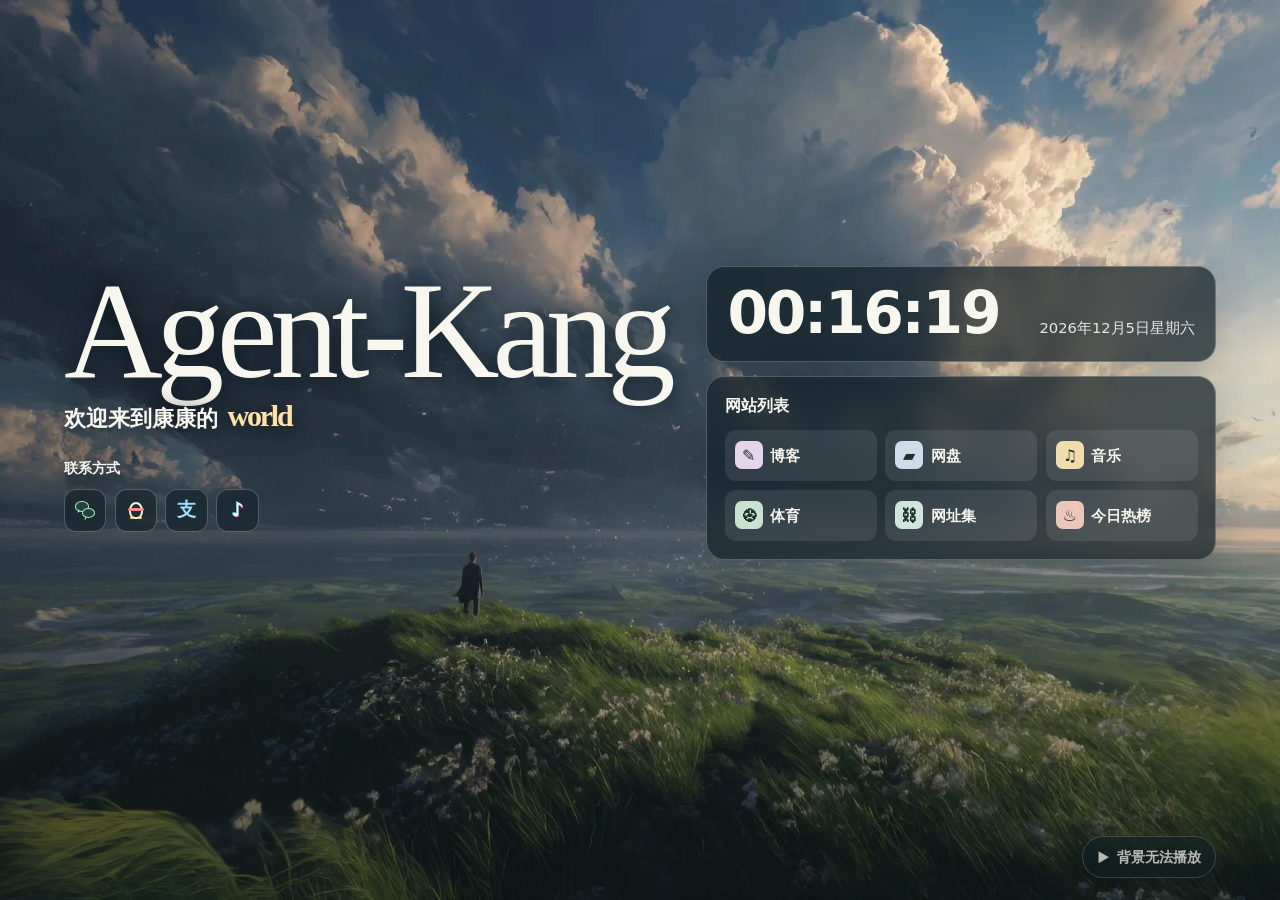
<file: index.html>
<!doctype html>
<html lang="zh-CN">
<head>
  <meta charset="utf-8">
  <meta name="viewport" content="width=device-width, initial-scale=1">
  <meta name="theme-color" content="#17242d">
  <title>Agent-Kang · 个人主页</title>
  <link rel="stylesheet" href="styles.css">
  <script src="wallpaper.js" defer></script>
  <script src="homepage.js" defer></script>
</head>
<body class="hub">
  <video id="wallpaper" class="wallpaper" poster="background-poster.webp" data-video-src="background.mp4" muted loop playsinline preload="none" aria-hidden="true"></video>
  <div class="wallpaper-shade" aria-hidden="true"></div>
  <a class="skip-link" href="#main">跳到正文</a>

  <main id="main" class="shell home">
    <section class="intro" aria-labelledby="intro-title">
      <h1 id="intro-title" class="signature">Agent-Kang</h1>
      <p class="intro-lead">欢迎来到康康的<span class="world">world</span></p>
      <section class="contact" aria-labelledby="contact-title">
        <h2 id="contact-title">联系方式</h2>
        <div class="contact-buttons">
          <button class="social wechat" type="button" data-contact="wechat" aria-label="微信" title="微信"><span class="chat-icon" aria-hidden="true"><i></i><i></i></span></button>
          <button class="social qq" type="button" data-contact="qq" aria-label="QQ" title="QQ"><span class="penguin-icon" aria-hidden="true"><i></i></span></button>
          <button class="social alipay" type="button" data-contact="alipay" aria-label="支付宝" title="支付宝"><span aria-hidden="true">支</span></button>
          <button class="social douyin" type="button" data-contact="douyin" aria-label="抖音" title="抖音"><span aria-hidden="true">♪</span></button>
        </div>
      </section>
    </section>

    <div class="dashboard">
      <div class="glass clock">
        <time class="clock-time" id="clock-time"></time>
        <time class="clock-date" id="clock-date"></time>
      </div>

      <nav class="glass projects" aria-labelledby="sites-title">
        <h2 id="sites-title">网站列表</h2>
        <div class="project-grid">
          <a class="project" href="blog.html"><span class="project-icon icon-blog" aria-hidden="true">✎</span><span>博客</span></a>
          <a class="project" href="drive.html"><span class="project-icon icon-drive" aria-hidden="true">▰</span><span>网盘</span></a>
          <a class="project" href="music.html"><span class="project-icon icon-music" aria-hidden="true">♫</span><span>音乐</span></a>
          <a class="project" href="sports.html"><span class="project-icon icon-sports" aria-hidden="true">⚽︎</span><span>体育</span></a>
          <a class="project" href="links.html"><span class="project-icon icon-links" aria-hidden="true">⛓︎</span><span>网址集</span></a>
          <a class="project" href="trending.html"><span class="project-icon icon-trending" aria-hidden="true">♨︎</span><span>今日热榜</span></a>
        </div>
      </nav>
    </div>
  </main>

  <footer class="shell controls"><button class="pill playback" id="playback" type="button">
      <span class="playback-icon" aria-hidden="true"></span>
      <span id="playback-label">播放背景</span>
    </button></footer>

  <dialog class="detail" id="contact-dialog" aria-labelledby="contact-name">
    <form method="dialog"><button class="pill close-detail" type="submit" autofocus>关闭</button></form>
    <h2 id="contact-name"></h2>
    <p id="contact-value"></p>
  </dialog>
</body>
</html>
</file>
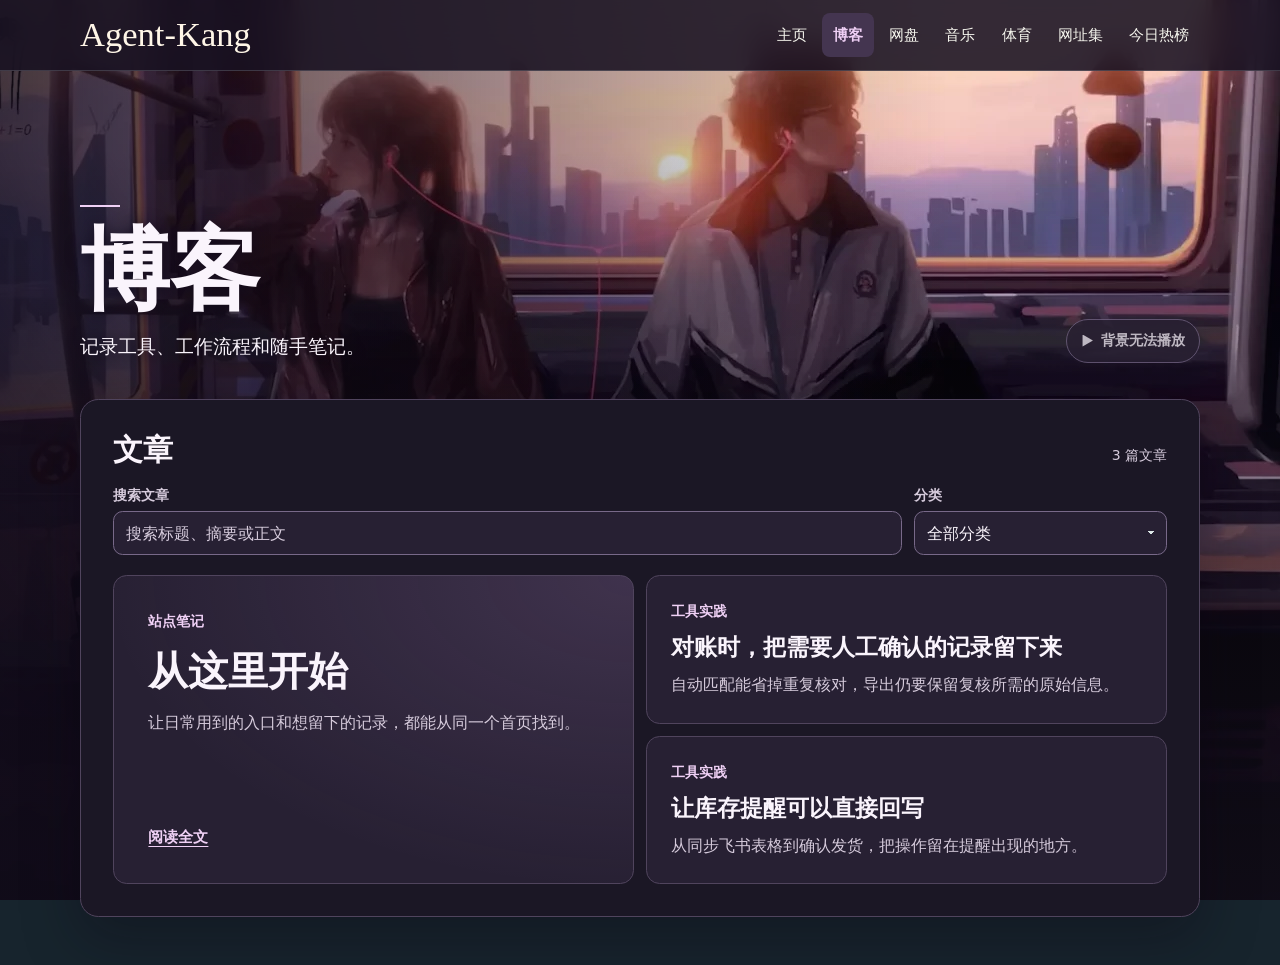
<file: blog.html>
<!doctype html>
<html lang="zh-CN">
<head>
  <meta charset="utf-8">
  <meta name="viewport" content="width=device-width, initial-scale=1">
  <meta name="theme-color" content="#191522">
  <meta name="description" content="Agent-Kang 的工作笔记，记录工具、工作流程和随手笔记。">
  <title>博客 · Agent-Kang</title>
  <link rel="stylesheet" href="styles.css">
  <link rel="stylesheet" href="sections.css">
  <link rel="stylesheet" href="blog.css">
  <script src="wallpaper.js" defer></script>
  <script src="sections.js" defer></script>
</head>
<body class="subpage page-blog" data-page="blog">
  <video id="wallpaper" class="wallpaper" poster="media/blog-poster.webp" data-video-src="media/blog.mp4" muted loop playsinline preload="none" aria-hidden="true"></video>
  <div class="wallpaper-shade" aria-hidden="true"></div>
  <a class="skip-link" href="#main">跳到正文</a>
  <header class="section-header">
    <div class="site-width section-nav">
      <a class="site-brand" href="index.html" aria-label="Agent-Kang 首页">Agent-Kang</a>
      <nav aria-label="网站列表">
        <a href="index.html">主页</a>
        <a href="blog.html" aria-current="page">博客</a>
        <a href="drive.html">网盘</a>
        <a href="music.html">音乐</a>
        <a href="sports.html">体育</a>
        <a href="links.html">网址集</a>
        <a href="trending.html">今日热榜</a>
      </nav>
    </div>
  </header>

  <main id="main" class="site-width blog-main">
    <header class="blog-hero">
      <div class="blog-hero-copy">
        <h1>博客</h1>
        <p>记录工具、工作流程和随手笔记。</p>
      </div>
      <button class="pill playback blog-playback" id="playback" type="button">
        <span class="playback-icon" aria-hidden="true"></span>
        <span id="playback-label">播放背景</span>
      </button>
    </header>

    <section class="blog-index" aria-labelledby="posts-title">
      <div class="blog-index-heading">
        <h2 id="posts-title" tabindex="-1">文章</h2>
        <p id="blog-count" class="blog-count" role="status"></p>
      </div>
      <div class="blog-toolbar" role="search" aria-label="搜索和筛选文章">
        <div class="blog-field">
          <label for="blog-search">搜索文章</label>
          <input id="blog-search" type="search" placeholder="搜索标题、摘要或正文" autocomplete="off">
        </div>
        <div class="blog-field">
          <label for="blog-filter">分类</label>
          <select id="blog-filter">
            <option value="">全部分类</option>
            <option>站点笔记</option>
            <option>工具实践</option>
          </select>
        </div>
      </div>
      <div id="blog-posts" class="blog-posts"></div>
      <div class="blog-empty" id="blog-empty" hidden>
        <p>没有找到符合条件的文章。</p>
        <button class="blog-secondary" id="blog-reset" type="button">清除筛选</button>
      </div>
    </section>
  </main>

  <dialog class="detail blog-reader" id="article-dialog" aria-labelledby="article-title">
    <form method="dialog"><button class="blog-secondary" type="submit">关闭文章</button></form>
    <p class="blog-category" id="article-category"></p>
    <h2 id="article-title" tabindex="-1"></h2>
    <div class="blog-article-copy" id="article-copy"></div>
  </dialog>
</body>
</html>
</file>
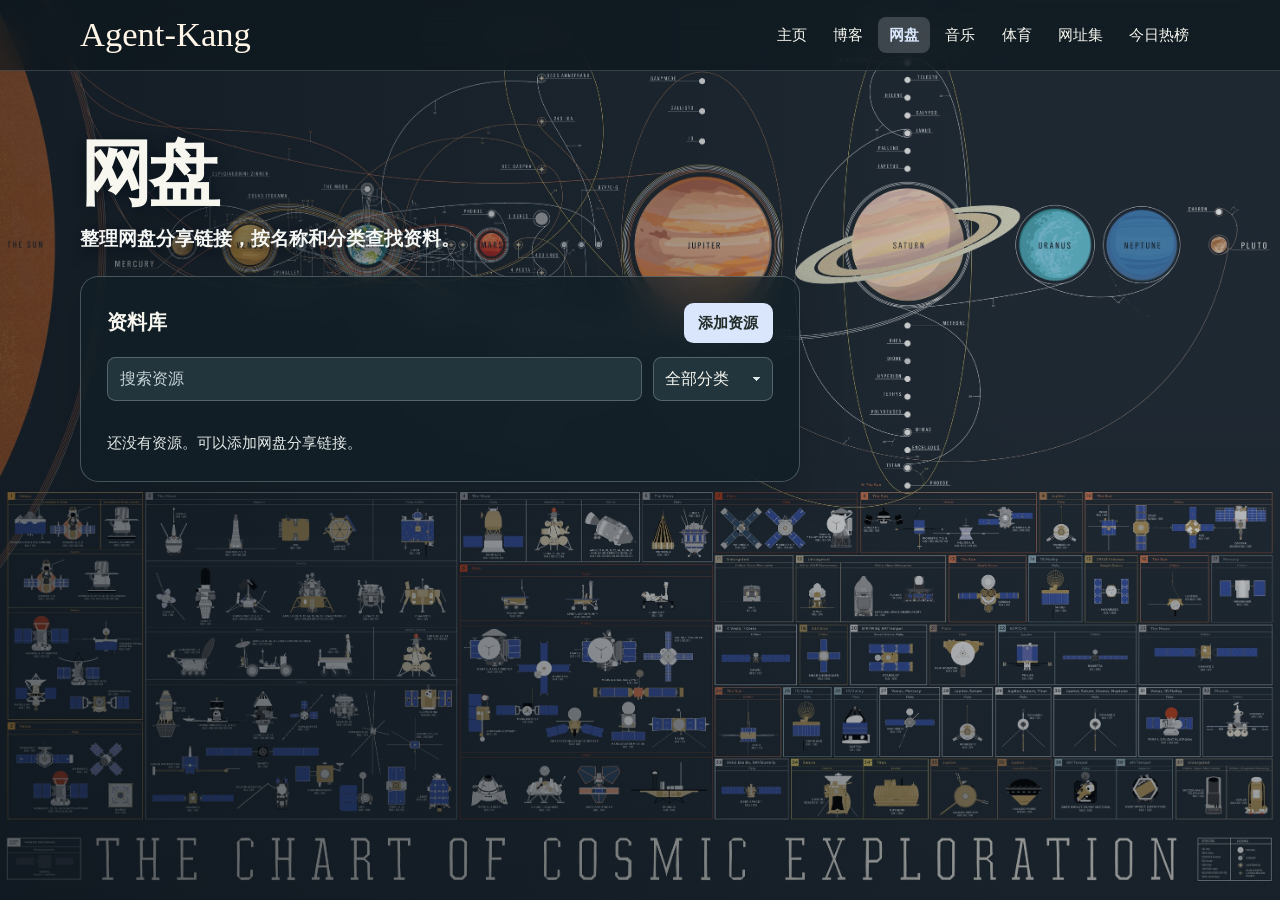
<file: drive.html>
<!doctype html>
<html lang="zh-CN">
<head>
  <meta charset="utf-8">
  <meta name="viewport" content="width=device-width, initial-scale=1">
  <meta name="theme-color" content="#17242d">
  <title>网盘 · Agent-Kang</title>
  <link rel="stylesheet" href="styles.css">
  <link rel="stylesheet" href="sections.css">
  <script src="wallpaper.js" defer></script>
  <script src="sections.js" defer></script>
</head>
<body class="subpage page-drive" data-page="drive">
  <img class="wallpaper" src="media/drive.jpg" alt="" fetchpriority="high">
  <div class="wallpaper-shade" aria-hidden="true"></div>
  <a class="skip-link" href="#main">跳到正文</a>
  <header class="section-header">
    <div class="site-width section-nav">
      <a class="site-brand" href="index.html" aria-label="Agent-Kang 首页">Agent-Kang</a>
      <nav aria-label="网站列表">
        <a href="index.html">主页</a>
        <a href="blog.html">博客</a>
        <a href="drive.html" aria-current="page">网盘</a>
        <a href="music.html">音乐</a>
        <a href="sports.html">体育</a>
        <a href="links.html">网址集</a>
        <a href="trending.html">今日热榜</a>
      </nav>
    </div>
  </header>

  <main id="main" class="site-width page-main">
    <header class="page-intro">
      <h1>网盘</h1>
      <p>整理网盘分享链接，按名称和分类查找资料。</p>
    </header>
    <div class="page-content">
      <section class="glass panel catalog-panel" aria-labelledby="drive-title" data-catalog="drive">
        <div class="panel-heading">
          <h2 id="drive-title">资料库</h2>
          <button type="button" class="action" id="drive-add">添加资源</button>
        </div>
        <div class="filters"><label class="visually-hidden" for="drive-search">搜索资源</label>
          <input id="drive-search" type="search" placeholder="搜索资源">
          <label class="visually-hidden" for="drive-filter">筛选分类</label>
          <select id="drive-filter"><option value="">全部分类</option><option>文档</option><option>影音</option><option>工具</option><option>其他</option></select></div>
        <div class="resource-list" id="drive-items" aria-live="polite"></div>
        <p class="helper" id="drive-status" role="status"></p>
      </section>
      <dialog class="detail editor" id="drive-form-dialog" aria-labelledby="drive-form-title">
        <form id="drive-form">
          <h2 id="drive-form-title">添加资源</h2>
          <label>名称<input name="title" type="text" required maxlength="80" autofocus></label>
          <label>网盘分享链接<input name="url" type="url" placeholder="https://" required maxlength="1000"></label>
          <label>分类<select name="category"><option>文档</option><option>影音</option><option>工具</option><option>其他</option></select></label>
          <p id="drive-form-error" class="helper" role="alert"></p>
          <div class="form-actions">
            <button class="pill" type="button" id="drive-cancel">取消</button>
            <button class="action" type="submit">保存资源</button>
          </div>
        </form>
      </dialog>
    </div>
  </main>

</body>
</html>
</file>
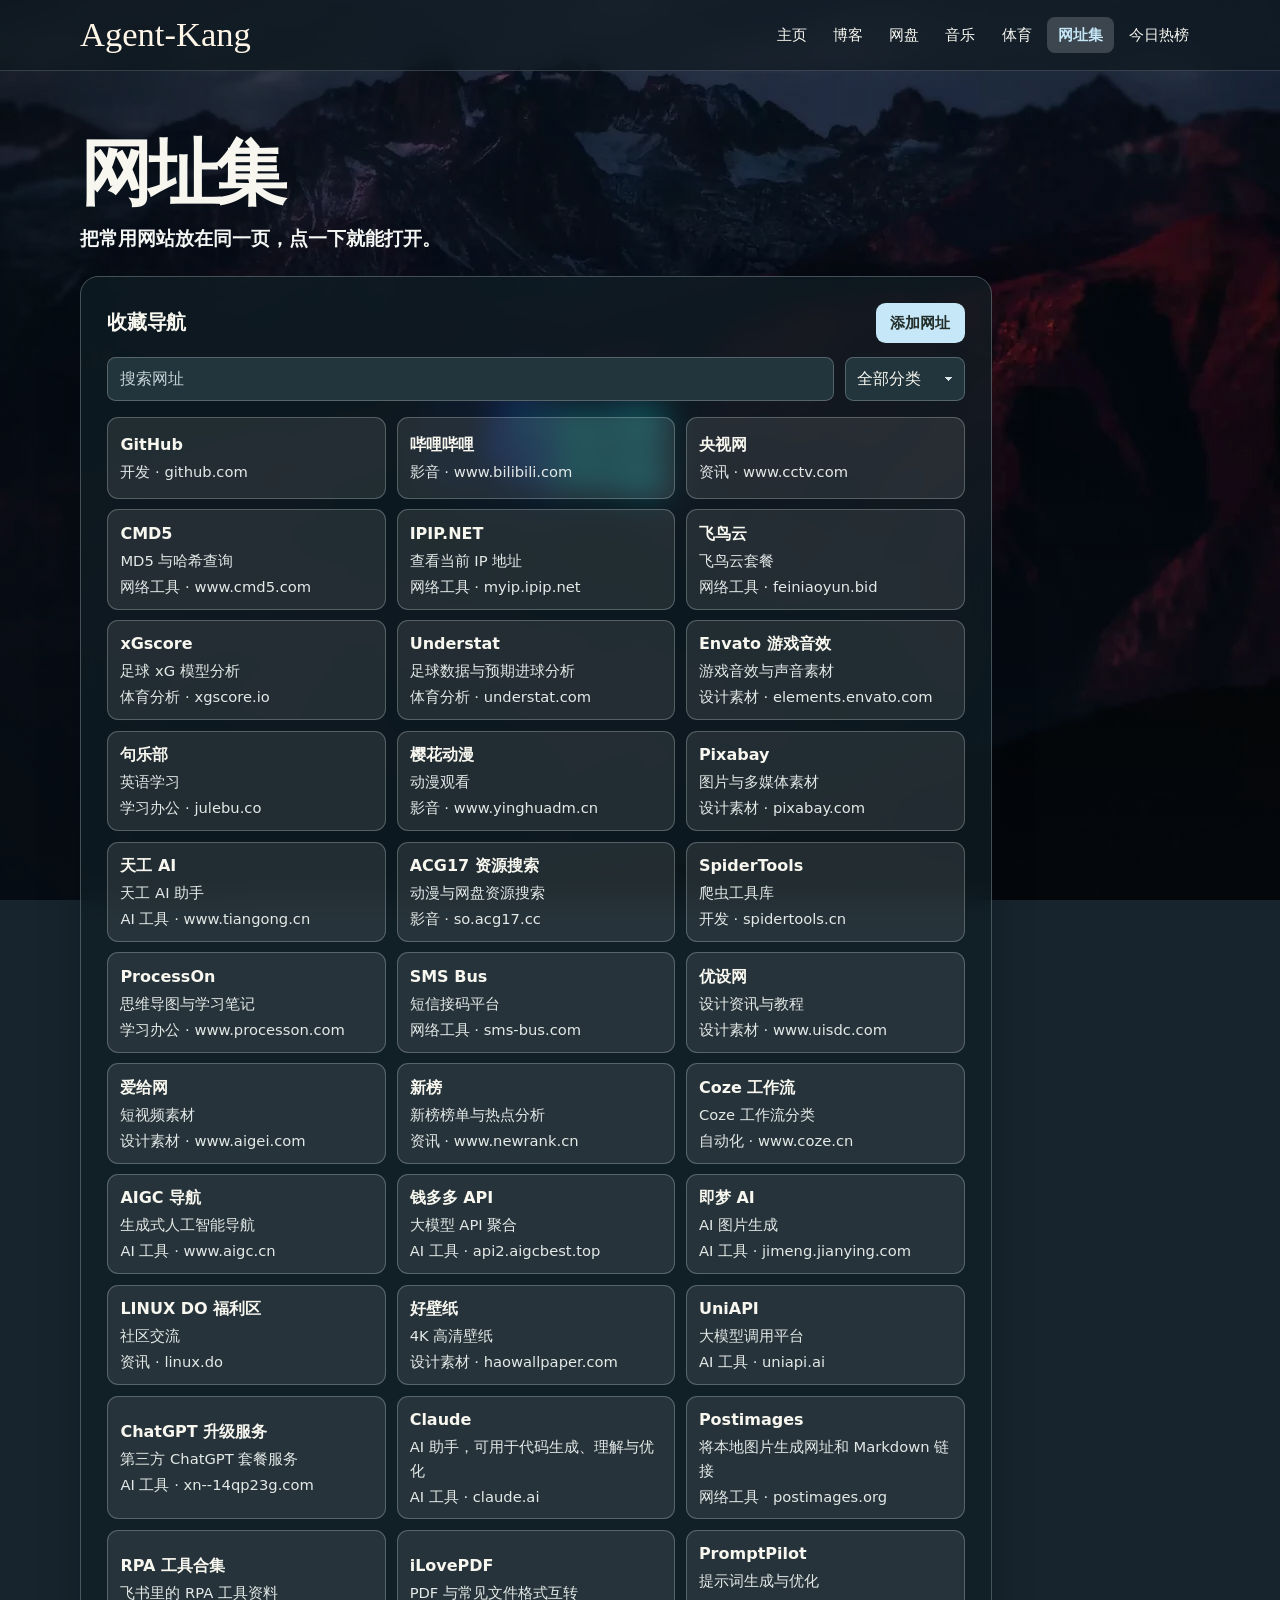
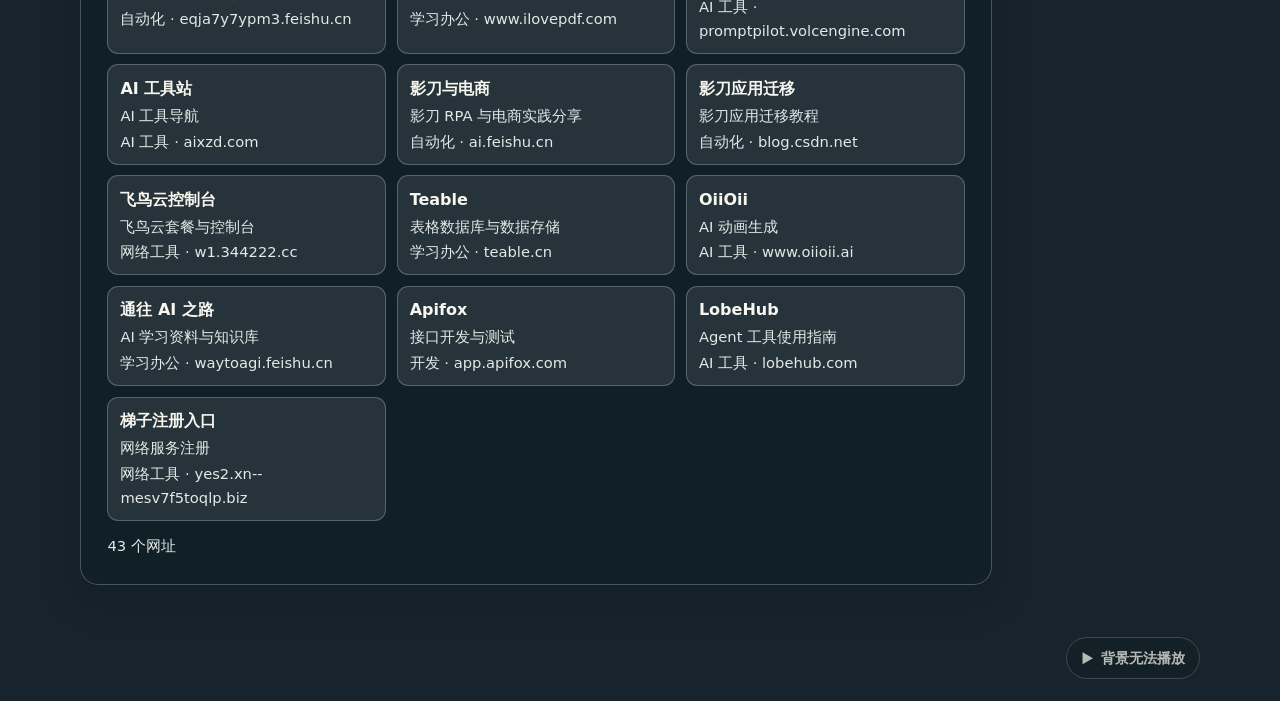
<file: links.html>
<!doctype html>
<html lang="zh-CN">
<head>
  <meta charset="utf-8">
  <meta name="viewport" content="width=device-width, initial-scale=1">
  <meta name="theme-color" content="#17242d">
  <title>网址集 · Agent-Kang</title>
  <link rel="stylesheet" href="styles.css">
  <link rel="stylesheet" href="sections.css">
  <script src="wallpaper.js" defer></script>
  <script src="links-data.js" defer></script>
  <script src="sections.js?v=20261124" defer></script>
</head>
<body class="subpage page-links" data-page="links">
  <video id="wallpaper" class="wallpaper" poster="media/links-poster.webp" data-video-src="media/links.mp4" muted loop playsinline preload="none" aria-hidden="true"></video>
  <div class="wallpaper-shade" aria-hidden="true"></div>
  <a class="skip-link" href="#main">跳到正文</a>
  <header class="section-header">
    <div class="site-width section-nav">
      <a class="site-brand" href="index.html" aria-label="Agent-Kang 首页">Agent-Kang</a>
      <nav aria-label="网站列表">
        <a href="index.html">主页</a>
        <a href="blog.html">博客</a>
        <a href="drive.html">网盘</a>
        <a href="music.html">音乐</a>
        <a href="sports.html">体育</a>
        <a href="links.html" aria-current="page">网址集</a>
        <a href="trending.html">今日热榜</a>
      </nav>
    </div>
  </header>

  <main id="main" class="site-width page-main">
    <header class="page-intro">
      <h1>网址集</h1>
      <p>把常用网站放在同一页，点一下就能打开。</p>
    </header>
    <div class="page-content">
      <section class="glass panel catalog-panel" aria-labelledby="links-title" data-catalog="links">
        <div class="panel-heading">
          <h2 id="links-title">收藏导航</h2>
          <button type="button" class="action" id="links-add">添加网址</button>
        </div>
        <div class="filters"><label class="visually-hidden" for="links-search">搜索网址</label>
          <input id="links-search" type="search" placeholder="搜索网址">
          <label class="visually-hidden" for="links-filter">筛选分类</label>
          <select id="links-filter">
            <option value="">全部分类</option>
            <option>AI 工具</option>
            <option>学习办公</option>
            <option>设计素材</option>
            <option>体育分析</option>
            <option>网络工具</option>
            <option>自动化</option>
            <option>开发</option>
            <option>影音</option>
            <option>资讯</option>
            <option>其他</option>
          </select>
        </div>
        <div class="bookmark-grid" id="links-items" aria-live="polite"></div>
        <p class="helper" id="links-status" role="status"></p>
      </section>
      <dialog class="detail editor" id="links-form-dialog" aria-labelledby="links-form-title">
        <form id="links-form">
          <h2 id="links-form-title">添加网址</h2>
          <label>名称<input name="title" type="text" required maxlength="80" autofocus></label>
          <label>网站地址<input name="url" type="url" placeholder="https://" required maxlength="1000"></label>
          <label>分类
            <select name="category">
              <option>开发</option>
              <option>AI 工具</option>
              <option>学习办公</option>
              <option>设计素材</option>
              <option>体育分析</option>
              <option>网络工具</option>
              <option>自动化</option>
              <option>影音</option>
              <option>资讯</option>
              <option>其他</option>
            </select>
          </label>
          <p id="links-form-error" class="helper" role="alert"></p>
          <div class="form-actions">
            <button class="pill" type="button" id="links-cancel">取消</button>
            <button class="action" type="submit">保存网址</button>
          </div>
        </form>
      </dialog>
    </div>
  </main>

  <footer class="site-width controls"><button class="pill playback" id="playback" type="button">
      <span class="playback-icon" aria-hidden="true"></span>
      <span id="playback-label">播放背景</span>
    </button></footer>
</body>
</html>
</file>
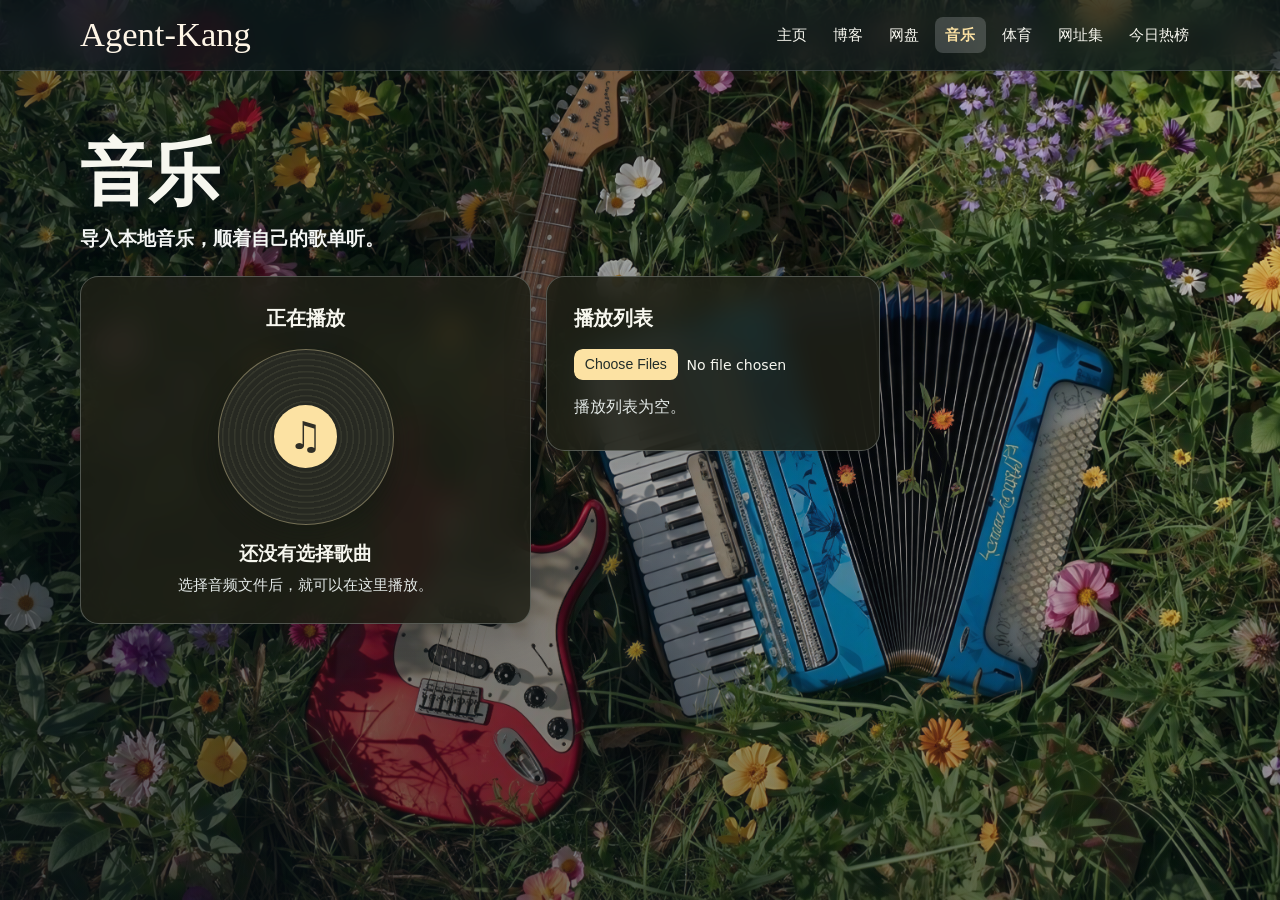
<file: music.html>
<!doctype html>
<html lang="zh-CN">
<head>
  <meta charset="utf-8">
  <meta name="viewport" content="width=device-width, initial-scale=1">
  <meta name="theme-color" content="#17242d">
  <title>音乐 · Agent-Kang</title>
  <link rel="stylesheet" href="styles.css">
  <link rel="stylesheet" href="sections.css">
  <script src="wallpaper.js" defer></script>
  <script src="sections.js" defer></script>
</head>
<body class="subpage page-music" data-page="music">
  <img class="wallpaper" src="media/music.jpg" alt="" fetchpriority="high">
  <div class="wallpaper-shade" aria-hidden="true"></div>
  <a class="skip-link" href="#main">跳到正文</a>
  <header class="section-header">
    <div class="site-width section-nav">
      <a class="site-brand" href="index.html" aria-label="Agent-Kang 首页">Agent-Kang</a>
      <nav aria-label="网站列表">
        <a href="index.html">主页</a>
        <a href="blog.html">博客</a>
        <a href="drive.html">网盘</a>
        <a href="music.html" aria-current="page">音乐</a>
        <a href="sports.html">体育</a>
        <a href="links.html">网址集</a>
        <a href="trending.html">今日热榜</a>
      </nav>
    </div>
  </header>

  <main id="main" class="site-width page-main">
    <header class="page-intro">
      <h1>音乐</h1>
      <p>导入本地音乐，顺着自己的歌单听。</p>
    </header>
    <div class="page-content">
      <div class="music-layout">
        <section class="glass panel player" aria-labelledby="player-title">
          <div class="panel-heading"><h2 id="player-title">正在播放</h2></div>
          <div class="record" aria-hidden="true"><span>♫</span></div>
          <p class="track-title" id="track-title">还没有选择歌曲</p>
          <p class="helper" id="player-status" role="status">选择音频文件后，就可以在这里播放。</p>
          <audio id="audio" controls preload="metadata" aria-label="音频播放器" hidden></audio>
          <div class="transport" id="transport" hidden>
            <button class="pill" type="button" id="prev-track">上一首</button>
            <button class="pill" type="button" id="next-track">下一首</button>
          </div>
        </section>
        <section class="glass panel queue" aria-labelledby="queue-title">
          <div class="panel-heading"><h2 id="queue-title">播放列表</h2></div>
          <label for="music-files" class="visually-hidden">导入本地音乐</label>
          <input id="music-files" type="file" accept="audio/*,.mp3,.wav,.m4a,.flac,.ogg,.aac" multiple>
          <p class="empty" id="queue-empty">播放列表为空。</p>
          <ol class="queue-list" id="queue-list"></ol>
        </section>
      </div>
    </div>
  </main>

</body>
</html>
</file>
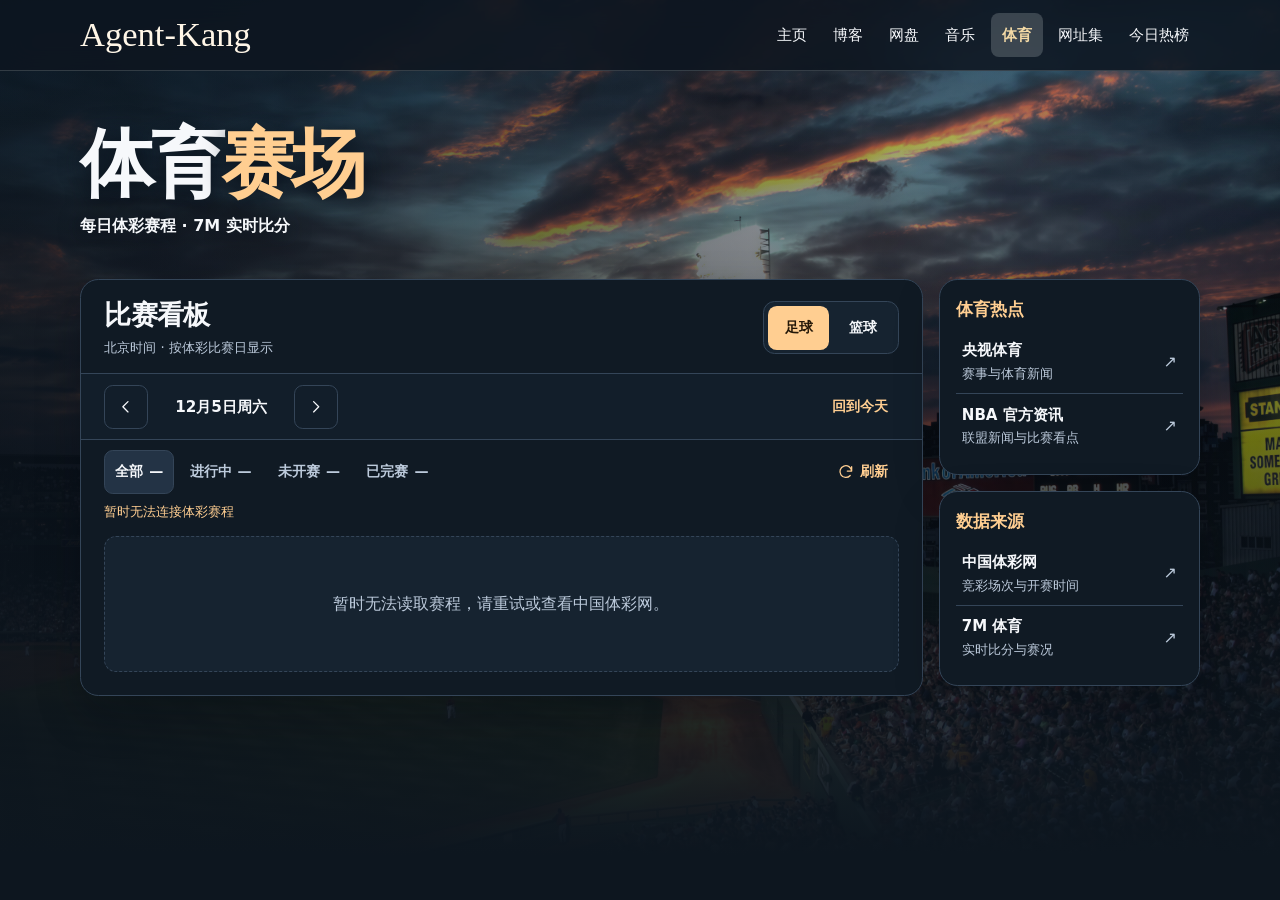
<file: sports.html>
<!doctype html>
<html lang="zh-CN">
<head>
  <meta charset="utf-8">
  <meta name="viewport" content="width=device-width, initial-scale=1">
  <meta name="theme-color" content="#101922">
  <title>体育 · Agent-Kang</title>
  <link rel="stylesheet" href="styles.css">
  <link rel="stylesheet" href="sections.css">
  <link rel="stylesheet" href="sports.css">
  <script src="sports-data.js" defer></script>
  <script src="sports.js" defer></script>
</head>
<body class="subpage page-sports" data-page="sports">
  <img class="wallpaper" src="media/sports.jpg" alt="" fetchpriority="high">
  <div class="wallpaper-shade" aria-hidden="true"></div>
  <a class="skip-link" href="#main">跳到正文</a>
  <header class="section-header">
    <div class="site-width section-nav">
      <a class="site-brand" href="index.html" aria-label="Agent-Kang 首页">Agent-Kang</a>
      <nav aria-label="网站列表">
        <a href="index.html">主页</a>
        <a href="blog.html">博客</a>
        <a href="drive.html">网盘</a>
        <a href="music.html">音乐</a>
        <a href="sports.html" aria-current="page">体育</a>
        <a href="links.html">网址集</a>
        <a href="trending.html">今日热榜</a>
      </nav>
    </div>
  </header>

  <main id="main" class="site-width sports-main">
    <header class="sports-hero">
      <h1>体育<span>赛场</span></h1>
      <p>每日体彩赛程 · 7M 实时比分</p>
    </header>

    <div class="sports-layout">
      <section class="sports-sheet" aria-labelledby="scores-title">
        <div class="sports-board-header">
          <div>
            <h2 id="scores-title">比赛看板</h2>
            <p>北京时间 · 按体彩比赛日显示</p>
          </div>
          <div class="sports-sport-switch" role="group" aria-label="选择运动">
            <button type="button" data-sport="football" aria-pressed="true">足球</button>
            <button type="button" data-sport="basketball" aria-pressed="false">篮球</button>
          </div>
        </div>

        <div class="sports-date-bar">
          <div class="sports-date" role="group" aria-label="选择比赛日">
            <button class="sports-icon-button" id="sports-prev" type="button" aria-label="前一天" title="前一天">
              <svg viewBox="0 0 24 24" aria-hidden="true" fill="none" stroke="currentColor" stroke-width="1.75" stroke-linecap="round" stroke-linejoin="round"><path d="m15 5-7 7 7 7"/></svg>
            </button>
            <time id="sports-date" aria-live="polite">今天</time>
            <button class="sports-icon-button" id="sports-next" type="button" aria-label="后一天" title="后一天">
              <svg viewBox="0 0 24 24" aria-hidden="true" fill="none" stroke="currentColor" stroke-width="1.75" stroke-linecap="round" stroke-linejoin="round"><path d="m9 5 7 7-7 7"/></svg>
            </button>
          </div>
          <button class="sports-plain-button" type="button" id="sports-today">回到今天</button>
        </div>

        <div class="sports-toolbar">
          <div class="sports-filters" role="group" aria-label="比赛状态">
            <button type="button" aria-pressed="true" data-state="all">全部<span aria-hidden="true">—</span></button>
            <button type="button" aria-pressed="false" data-state="live">进行中<span aria-hidden="true">—</span></button>
            <button type="button" aria-pressed="false" data-state="scheduled">未开赛<span aria-hidden="true">—</span></button>
            <button type="button" aria-pressed="false" data-state="final">已完赛<span aria-hidden="true">—</span></button>
          </div>
          <button class="sports-plain-button sports-refresh" type="button" id="sports-refresh">
            <svg viewBox="0 0 24 24" aria-hidden="true" fill="none" stroke="currentColor" stroke-width="1.75" stroke-linecap="round" stroke-linejoin="round"><path d="M20 11a8 8 0 1 0-2 6m2-12v6h-6"/></svg><span>刷新</span>
          </button>
        </div>

        <p id="sports-status" class="sports-status" role="status">正在加载体彩赛程…</p>
        <div id="sports-results" class="sports-results" aria-busy="true">
          <ul id="sports-matches" class="sports-matches" aria-label="比赛列表" hidden></ul>
          <p class="sports-empty" id="sports-empty">正在获取比赛，请稍候。</p>
        </div>
        <noscript><p class="sports-empty">请启用 JavaScript，或通过数据来源查看原站比赛。</p></noscript>
      </section>

      <aside class="sports-aside" aria-label="体育资讯与数据来源">
        <section class="sports-sheet sports-side-panel" aria-labelledby="sports-news-title">
          <h2 id="sports-news-title">体育热点</h2>
          <a class="sports-source" href="https://sports.cctv.com/" target="_blank" rel="noopener noreferrer"><span><strong>央视体育</strong><small>赛事与体育新闻</small></span><span aria-hidden="true">↗</span></a>
          <a class="sports-source" href="https://www.nba.com/news" target="_blank" rel="noopener noreferrer"><span><strong>NBA 官方资讯</strong><small>联盟新闻与比赛看点</small></span><span aria-hidden="true">↗</span></a>
        </section>
        <section class="sports-sheet sports-side-panel" aria-labelledby="sports-source-title">
          <h2 id="sports-source-title">数据来源</h2>
          <a class="sports-source" id="sports-schedule-source" href="https://www.sporttery.cn/jc/zqbfzb/" target="_blank" rel="noopener noreferrer"><span><strong>中国体彩网</strong><small>竞彩场次与开赛时间</small></span><span aria-hidden="true">↗</span></a>
          <a class="sports-source" id="sports-score-source" href="https://bf.7m.com.cn/" target="_blank" rel="noopener noreferrer"><span><strong>7M 体育</strong><small>实时比分与赛况</small></span><span aria-hidden="true">↗</span></a>
        </section>
      </aside>
    </div>
  </main>

</body>
</html>
</file>
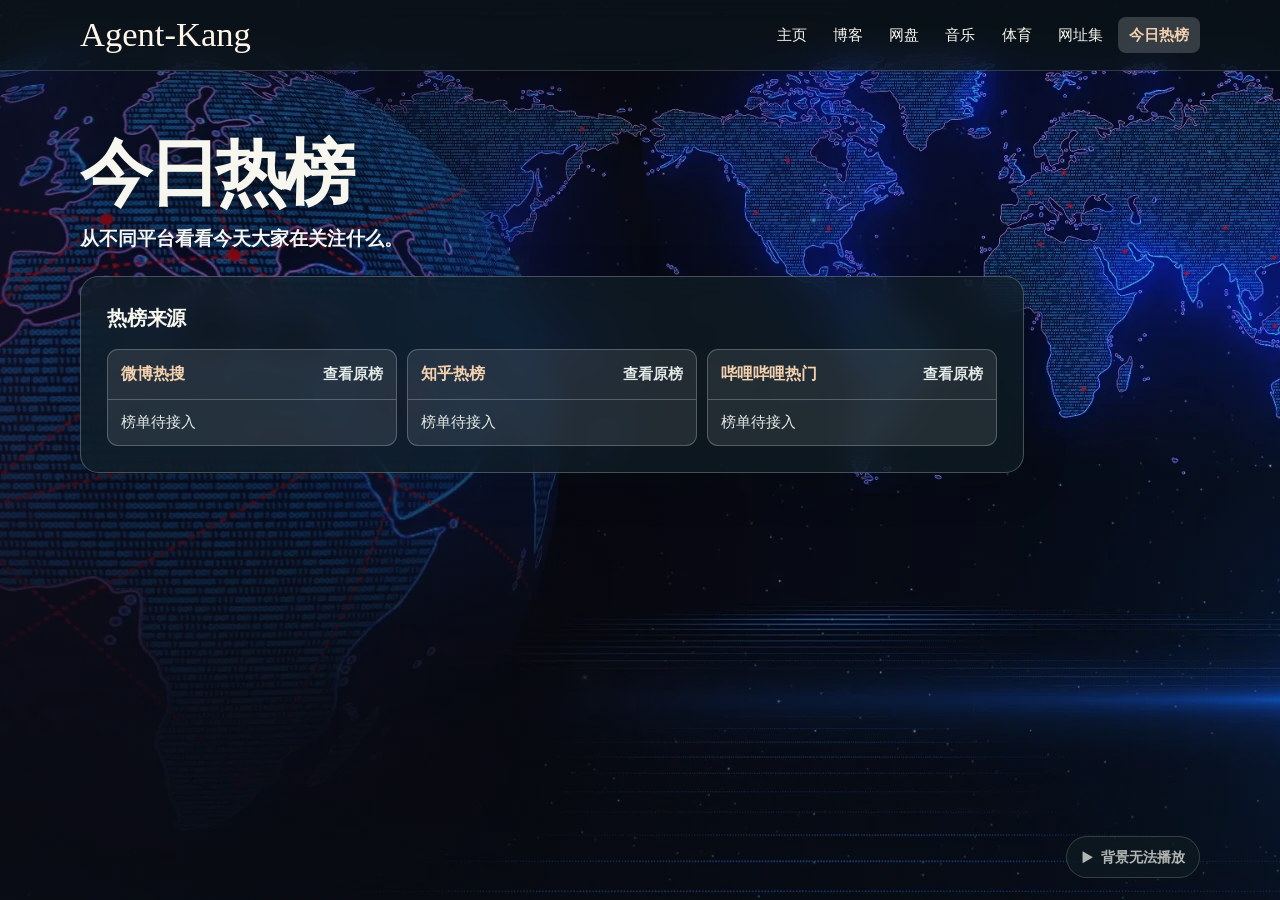
<file: trending.html>
<!doctype html>
<html lang="zh-CN">
<head>
  <meta charset="utf-8">
  <meta name="viewport" content="width=device-width, initial-scale=1">
  <meta name="theme-color" content="#17242d">
  <title>今日热榜 · Agent-Kang</title>
  <link rel="stylesheet" href="styles.css">
  <link rel="stylesheet" href="sections.css">
  <script src="wallpaper.js" defer></script>
  <script src="sections.js" defer></script>
</head>
<body class="subpage page-trending" data-page="trending">
  <video id="wallpaper" class="wallpaper" poster="media/trending-poster.webp" data-video-src="media/trending.mp4" muted loop playsinline preload="none" aria-hidden="true"></video>
  <div class="wallpaper-shade" aria-hidden="true"></div>
  <a class="skip-link" href="#main">跳到正文</a>
  <header class="section-header">
    <div class="site-width section-nav">
      <a class="site-brand" href="index.html" aria-label="Agent-Kang 首页">Agent-Kang</a>
      <nav aria-label="网站列表">
        <a href="index.html">主页</a>
        <a href="blog.html">博客</a>
        <a href="drive.html">网盘</a>
        <a href="music.html">音乐</a>
        <a href="sports.html">体育</a>
        <a href="links.html">网址集</a>
        <a href="trending.html" aria-current="page">今日热榜</a>
      </nav>
    </div>
  </header>

  <main id="main" class="site-width page-main">
    <header class="page-intro">
      <h1>今日热榜</h1>
      <p>从不同平台看看今天大家在关注什么。</p>
    </header>
    <div class="page-content">
      <section class="glass panel trend-panel" aria-labelledby="sources-title">
        <div class="panel-heading"><h2 id="sources-title">热榜来源</h2></div>
        <div class="source-grid" id="trend-sources"></div>
      </section>
    </div>
  </main>

  <footer class="site-width controls"><button class="pill playback" id="playback" type="button">
      <span class="playback-icon" aria-hidden="true"></span>
      <span id="playback-label">播放背景</span>
    </button></footer>
</body>
</html>
</file>
<file: styles.css>
:root {
  color-scheme: dark;
  --ink: #f7f7ef;
  --muted: #e3e9e7;
  --line: rgb(235 246 245 / 25%);
  --glass: rgb(17 31 38 / 70%);
  --surface: rgb(247 254 252 / 9%);
  --hover: rgb(247 254 252 / 18%);
  --focus: #ffedb7;
  --signature: 'Gabriola', 'Palatino Linotype', Georgia, serif;
  font-family: 'Microsoft YaHei UI', 'PingFang SC', 'Noto Sans CJK SC', system-ui, sans-serif;
  background: #17242d;
}

*, *::before, *::after { box-sizing: border-box; }
body {
  display: grid;
  grid-template-rows: 1fr auto;
  min-height: 100vh;
  min-height: 100svh;
  margin: 0;
  isolation: isolate;
  color: var(--ink);
  line-height: 1.6;
}
h1, h2, h3, p { margin: 0; }
a { color: inherit; text-decoration: none; }
button, input, select { color: inherit; font: inherit; }
button { cursor: pointer; }
button:disabled { cursor: default; opacity: .72; }
:where(a, button, input, select):focus-visible { outline: 2px solid var(--focus); outline-offset: 3px; }
[hidden] { display: none !important; }

.visually-hidden {
  position: absolute;
  width: 1px;
  height: 1px;
  padding: 0;
  overflow: hidden;
  clip-path: inset(50%);
  white-space: nowrap;
}
.skip-link {
  position: absolute;
  z-index: 3;
  inset: .6rem auto auto .6rem;
  padding: .65rem .95rem;
  transform: translateY(-200%);
  border-radius: .55rem;
  background: #263e4b;
}
.skip-link:focus { transform: none; }

.wallpaper, .wallpaper-shade { position: fixed; inset: 0; width: 100%; height: 100%; pointer-events: none; }
.wallpaper { z-index: -2; object-fit: cover; object-position: var(--wallpaper-position, 42% center); }
.wallpaper-shade {
  z-index: -1;
  background: linear-gradient(0deg, rgb(8 16 19 / 40%), transparent 29%),
              linear-gradient(90deg, rgb(7 15 25 / 36%), transparent 72%);
}

.shell { width: min(72rem, calc(100% - 6rem)); margin-inline: auto; }
.home {
  display: grid;
  grid-template-columns: minmax(0, 1.11fr) minmax(0, 1fr);
  align-content: center;
  align-items: start;
  gap: clamp(2rem, 6vw, 6rem);
  padding-block: clamp(2.75rem, 9vh, 7rem);
}
.intro { padding-top: .24rem; text-shadow: 0 3px 23px rgb(3 12 20 / 76%); }
.signature {
  font-family: var(--signature);
  font-weight: 400;
  font-size: clamp(5.5rem, 10.7vw, 9.6rem);
  letter-spacing: -.053em;
  line-height: .9;
  white-space: nowrap;
}
.intro-lead { margin-top: .5rem; font-size: clamp(1rem, 1.7vw, 1.38rem); font-weight: 650; }
.world {
  margin-left: .32em;
  color: #ffe3a7;
  font: 700 1.38em/1 'Segoe Script', var(--signature);
  letter-spacing: -.075em;
}
.contact { margin-top: 1.28rem; }
.contact h2 { margin-bottom: .55rem; color: #f3f5f3; font-size: .9rem; font-weight: 650; }
.contact-buttons { display: flex; flex-wrap: wrap; gap: .52rem; }
.social {
  display: grid;
  width: 2.65rem;
  height: 2.65rem;
  place-items: center;
  padding: 0;
  border: 1px solid var(--line);
  border-radius: .75rem;
  background: rgb(17 31 38 / 59%);
  backdrop-filter: blur(10px);
  font-size: 1.2rem;
  font-weight: 800;
  transition: background-color .16s, border-color .16s;
}
.social:hover { background: #324956; border-color: #dae7e1; }
.wechat { color: #a0f0b2; }
.chat-icon { position: relative; width: 1.26rem; height: 1.15rem; }
.chat-icon i { position: absolute; display: block; width: .85rem; height: .66rem; border: 1.6px solid; border-radius: 50%; background: #293d46; }
.chat-icon i::after { content: ''; position: absolute; bottom: -.14rem; left: .12rem; width: .16rem; height: .18rem; border-left: 1px solid; transform: rotate(24deg); }
.chat-icon i:last-child { right: 0; bottom: .09rem; }
.qq { color: #faf4e3; }
.penguin-icon { position: relative; width: .86rem; height: 1.04rem; border: 2px solid; border-radius: 52% 52% 46% 46%; }
.penguin-icon::before, .penguin-icon::after { content: ''; position: absolute; width: .24rem; height: .17rem; bottom: -.14rem; border-radius: .15rem; background: #ffd77a; }
.penguin-icon::before { left: -.06rem; }
.penguin-icon::after { right: -.06rem; }
.penguin-icon i { position: absolute; inset: .27rem -.18rem auto; height: .16rem; border-radius: .1rem; background: #ff8b8b; }
.alipay { color: #9ddfff; }
.douyin { color: #fff; text-shadow: -1px -1px #37e5e7, 1px 1px #ff7da4; }

.dashboard { display: grid; min-width: 0; gap: .85rem; }
.glass {
  border: 1px solid var(--line);
  border-radius: 1.15rem;
  background: var(--glass);
  box-shadow: 0 12px 44px rgb(6 13 16 / 19%);
  -webkit-backdrop-filter: blur(14px);
  backdrop-filter: blur(14px);
}
.clock {
  display: flex;
  align-items: baseline;
  justify-content: space-between;
  flex-wrap: wrap;
  column-gap: .8rem;
  padding: .9rem 1.25rem;
}
.clock-time {
  font-family: 'Bahnschrift', 'Segoe UI', system-ui, sans-serif;
  font-size: clamp(2.25rem, 4.6vw, 3.65rem);
  font-weight: 600;
  font-variant-numeric: tabular-nums;
  letter-spacing: -.04em;
  line-height: 1.12;
}
.clock-date { color: var(--muted); font-size: .92rem; white-space: nowrap; }
.projects { padding: 1rem 1.08rem 1.1rem; }
.projects h2 { margin-bottom: .72rem; font-size: 1rem; font-weight: 700; }
.project-grid { display: grid; grid-template-columns: repeat(3, minmax(0, 1fr)); gap: .55rem; }
.project {
  display: flex;
  align-items: center;
  gap: .46rem;
  min-width: 0;
  min-height: 3.2rem;
  padding: .48rem .56rem;
  font-size: .91rem;
  font-weight: 650;
  border: 1px solid transparent;
  border-radius: .7rem;
  background: var(--surface);
  transition: background-color .16s, border-color .16s;
}
.project:hover, .project:focus-visible { border-color: var(--line); background: var(--hover); }
.project-icon {
  display: grid;
  place-items: center;
  flex: 0 0 1.75rem;
  height: 1.75rem;
  border-radius: .42rem;
  color: #1c302d;
  font-size: 1rem;
  font-weight: 800;
}
.icon-blog { background: #e5d5e9; }
.icon-drive { background: #cedde9; }
.icon-music { background: #f1dcad; }
.icon-sports { background: #c7e3cf; }
.icon-links { background: #cfe5de; }
.icon-trending { background: #ebc6b9; }

.controls { display: flex; justify-content: flex-end; align-items: center; padding-block: .65rem 1.35rem; }
.pill {
  display: inline-flex;
  align-items: center;
  justify-content: center;
  gap: .48rem;
  min-height: 2.65rem;
  padding: .35rem .9rem;
  border: 1px solid var(--line);
  border-radius: 999px;
  background: rgb(18 32 36 / 76%);
  backdrop-filter: blur(12px);
  font-size: .9rem;
  font-weight: 650;
  transition: background-color .16s;
}
.pill:hover { background: #314347; }
.playback-icon { width: .72rem; height: .75rem; background: currentColor; clip-path: polygon(10% 0, 100% 50%, 10% 100%); }
.playback[data-playing] .playback-icon {
  clip-path: polygon(5% 0, 37% 0, 37% 100%, 5% 100%, 5% 0, 63% 0, 95% 0, 95% 100%, 63% 100%, 63% 0);
}

.detail {
  width: min(37rem, calc(100% - 2rem));
  max-height: calc(100% - 2rem);
  padding: clamp(1.2rem, 5vw, 2.2rem);
  color: var(--ink);
  border: 1px solid var(--line);
  border-radius: 1.2rem;
  background: #22343c;
  box-shadow: 0 18px 64px rgb(4 9 10 / 35%);
}
.detail::backdrop { background: rgb(8 15 19 / 62%); }
body:has(.detail[open]) { overflow: hidden; }
.detail form[method="dialog"] { display: flex; justify-content: flex-end; margin-bottom: .75rem; }
.detail h2 { font-size: clamp(1.45rem, 4vw, 2rem); line-height: 1.32; }
.detail p { margin-top: .75rem; color: var(--muted); }

@media (max-width: 64rem) {
  .shell { width: calc(100% - 4rem); }
  .home { gap: 2rem; grid-template-columns: minmax(0, 1fr) minmax(19rem, 1.04fr); }
  .signature { font-size: clamp(4.2rem, 10.9vw, 7.3rem); }
  .project-grid { grid-template-columns: repeat(2, minmax(0, 1fr)); }
}
@media (max-width: 42rem) {
  .shell { width: min(32rem, calc(100% - 2rem)); }
  .home { grid-template-columns: minmax(0, 1fr); align-content: start; gap: 1.35rem; padding-block: clamp(1.9rem, 9svh, 4.3rem) 1.2rem; }
  .hub { --wallpaper-position: 38% center; }
  .wallpaper-shade { background: linear-gradient(180deg, rgb(10 19 24 / 35%), transparent 56%, rgb(8 16 19 / 32%)); }
  .signature { font-size: clamp(4.15rem, 17vw, 6.8rem); }
  .intro-lead { margin-top: .22rem; }
  .contact { margin-top: 1rem; }
  .clock { padding: .72rem .88rem; }
  .projects { padding: .8rem .88rem .9rem; }
  .controls { padding-bottom: max(.85rem, env(safe-area-inset-bottom)); }
}
@media (prefers-reduced-motion: reduce) {
  .pill, .project, .social { transition: none; }
}
</file>
<file: sections.css>
.subpage {
  display: flex;
  flex-direction: column;
  --wallpaper-position: center;
}
.subpage .wallpaper-shade {
  background: linear-gradient(90deg, rgb(8 16 23 / 55%), rgb(10 18 25 / 18%) 79%),
              linear-gradient(0deg, rgb(9 17 23 / 30%), transparent 56%);
}
.page-drive { --accent: #d9e6fc; --wallpaper-position: 57% center; }
.page-music { --accent: #fce2a3; --glass: rgb(30 32 22 / 84%); }
.page-sports { --accent: #f4daa6; --wallpaper-position: 63% center; }
.page-links { --accent: #c5e7f7; }
.page-trending { --accent: #f5d3b1; }

.site-width { width: min(70rem, calc(100% - 5rem)); margin-inline: auto; }
.section-header {
  z-index: 1;
  border-bottom: 1px solid rgb(235 246 245 / 17%);
  background: rgb(12 23 29 / 67%);
  backdrop-filter: blur(14px);
}
.section-nav { display: flex; align-items: center; justify-content: space-between; gap: .6rem 1.2rem; min-height: 4.35rem; }
.site-brand {
  color: #fff6e7;
  font: 400 2.16rem/.78 var(--signature);
  white-space: nowrap;
}
.section-nav nav { display: flex; align-items: center; justify-content: flex-end; flex-wrap: wrap; gap: .28rem; }
.section-nav nav a { padding: .4rem .68rem; border-radius: .5rem; font-size: .91rem; white-space: nowrap; }
.section-nav nav a:hover, .section-nav nav [aria-current] { background: var(--hover); }
.section-nav nav [aria-current] { color: var(--accent); font-weight: 700; }

.page-main { flex: 1; padding-block: clamp(2.4rem, 7vh, 5.4rem) 2.6rem; }
.page-intro { max-width: 42rem; margin-bottom: 1.4rem; text-shadow: 0 2px 19px #07101a; }
.page-intro h1 { font-size: clamp(2.65rem, 5.6vw, 5rem); letter-spacing: -.06em; line-height: 1.1; }
.page-intro p { margin-top: .7rem; color: #f5f7f5; font-size: clamp(1rem, 1.6vw, 1.17rem); font-weight: 600; }
.panel { padding: clamp(1rem, 2.55vw, 1.65rem); }
.panel-heading { display: flex; justify-content: space-between; align-items: center; flex-wrap: wrap; gap: .5rem .75rem; margin-bottom: .85rem; }
.panel-heading h2 { font-size: 1.24rem; letter-spacing: -.02em; }
.panel-grid, .music-layout { display: grid; grid-template-columns: repeat(2, minmax(0, 1fr)); align-items: start; gap: .95rem; }
.page-drive .catalog-panel { max-width: 45rem; }
.page-links .catalog-panel { max-width: 57rem; }
.trend-panel { max-width: 59rem; }

.filters { display: grid; grid-template-columns: minmax(0, 1fr) minmax(7.5rem, auto); gap: .65rem; margin-bottom: 1rem; }
input:is([type="search"], [type="text"], [type="url"]), select {
  min-width: 0;
  max-width: 100%;
  padding: .52rem .73rem;
  border: 1px solid var(--line);
  border-radius: .52rem;
  color: var(--ink);
  background: #22343c;
}
input::placeholder { color: #c5d3d6; }
select {
  appearance: none;
  padding-right: 1.8rem;
  background-image: linear-gradient(45deg, transparent 50%, #dce7e7 50%), linear-gradient(135deg, #dce7e7 50%, transparent 50%);
  background-position: right 15px center, right 11px center;
  background-size: .25rem .25rem;
  background-repeat: no-repeat;
}
.action {
  min-height: 2.5rem;
  padding: .38rem .84rem;
  border: 1px solid transparent;
  border-radius: .6rem;
  color: #222d29;
  background: var(--accent, #e3e8dd);
  font-size: .94rem;
  font-weight: 750;
}
.action:hover { background: #fff5e4; }
.helper, .link-meta, .source span { color: var(--muted); font-size: .92rem; }
.empty { color: var(--muted); margin-block: .85rem .25rem; }

.resource-list { display: grid; }
.resource, .bookmark {
  min-width: 0;
  display: flex;
  align-items: center;
  justify-content: space-between;
  gap: .4rem;
  border: 1px solid var(--line);
  border-radius: .7rem;
  background: var(--surface);
}
.resource { margin-bottom: .45rem; }
.bookmark-grid, .source-grid { display: grid; grid-template-columns: repeat(3, minmax(0, 1fr)); gap: .66rem; }
.bookmark { min-height: 5.1rem; }
.saved-link { display: grid; min-width: 0; flex: 1; gap: .15rem; padding: .65rem .75rem; overflow-wrap: anywhere; }
.resource:hover, .bookmark:hover, .source:hover { background: var(--hover); }
.remove-link {
  align-self: start;
  margin: .55rem .49rem 0 0;
  padding: .16rem .27rem;
  border: 0;
  border-radius: .3rem;
  background: transparent;
  font-size: .875rem;
  color: #f6d5ca;
}
.remove-link:hover { background: #69413b; }
.catalog-panel > .helper { margin-top: .85rem; }
.editor form { display: grid; gap: .75rem; }
.editor form h2 { margin-bottom: .25rem; }
.editor label { display: grid; gap: .28rem; }
.editor p:empty { display: none; }
.editor p { color: #ffb5a9; margin: 0; }
.form-actions { display: flex; justify-content: flex-end; gap: .52rem; margin-top: .3rem; }

.music-layout { max-width: 50rem; grid-template-columns: minmax(0, 1.15fr) minmax(0, .85fr); }
.player { text-align: center; }
.player .panel-heading { justify-content: center; }
.record {
  display: grid;
  place-items: center;
  width: clamp(7.25rem, 18vw, 11rem);
  aspect-ratio: 1;
  margin: .35rem auto .9rem;
  border: 1px solid #d5c89770;
  border-radius: 50%;
  background: repeating-radial-gradient(circle, #272922 0 4px, #35372c 5px 6px);
  box-shadow: 0 8px 24px #10161170;
}
.record span {
  display: grid;
  place-items: center;
  width: 36%;
  aspect-ratio: 1;
  border-radius: 50%;
  color: #302e25;
  background: var(--accent);
  font: 750 clamp(1.7rem, 3vw, 2.5rem)/1 system-ui, sans-serif;
}
@media (prefers-reduced-motion: no-preference) {
  .record { animation: record-turn 14s linear infinite paused; }
  .player[data-playing] .record { animation-play-state: running; }
  @keyframes record-turn { to { transform: rotate(1turn); } }
}
.track-title { overflow-wrap: anywhere; font-size: 1.16rem; font-weight: 750; }
.player .helper { margin-top: .25rem; }
.player audio { display: block; width: 100%; margin-top: .7rem; }
.transport { display: flex; justify-content: center; gap: .45rem; margin-top: .6rem; }
.queue input[type="file"] { display: block; width: 100%; border-radius: .55rem; font-size: .88rem; }
.queue input::file-selector-button {
  margin-right: .55rem;
  padding: .48rem .68rem;
  border: 0;
  border-radius: .48rem;
  color: #222d29;
  background: var(--accent);
  cursor: pointer;
}
.queue-list { display: grid; gap: .38rem; padding-left: 1.75rem; margin-bottom: 0; }
.queue-list:empty { display: none; }
.track-link {
  width: 100%;
  padding: .4rem .55rem;
  text-align: left;
  overflow-wrap: anywhere;
  border: 1px solid transparent;
  border-radius: .45rem;
  background: var(--surface);
}
.track-link:hover, .track-link[aria-current="true"] { border-color: var(--line); background: var(--hover); color: var(--accent); }

.tag { color: var(--accent); font-size: .875rem; }
.score-list, .source-list { display: grid; gap: .55rem; }
.score-list { margin-top: .72rem; }
.score-live { display: inline-block; margin-top: .82rem; color: var(--accent); font-size: .92rem; }
.score-live:hover, .rank-link:hover { text-decoration: underline; text-underline-offset: .2em; }
.score-row, .source { border: 1px solid var(--line); border-radius: .68rem; background: var(--surface); }
.score-row { padding: .65rem .74rem; }
.score-meta { color: var(--muted); font-size: .875rem; }
.score-result {
  display: grid;
  grid-template-columns: 1fr auto 1fr;
  align-items: center;
  gap: .4rem;
  margin-top: .2rem;
  font-weight: 650;
}
.score-result :last-child { text-align: right; }
.score-result strong { color: var(--accent); font-family: 'Bahnschrift', 'Segoe UI', sans-serif; font-size: clamp(1.3rem, 3vw, 1.65rem); font-variant-numeric: tabular-nums; }
.source { display: grid; align-content: center; gap: .2rem; min-height: 4.05rem; padding: .68rem .77rem; }
.trend-source { min-width: 0; border: 1px solid var(--line); border-radius: .68rem; background: var(--surface); }
.trend-source h3 { font-size: 1rem; }
.trend-original { display: flex; flex-wrap: wrap; align-items: center; justify-content: space-between; gap: .2rem .55rem; padding: .73rem .77rem; border-radius: .65rem .65rem 0 0; }
.trend-original:hover { background: var(--hover); }
.trend-original strong { color: var(--accent); }
.rank-list, .rank-empty { border-top: 1px solid var(--line); }
.rank-list { margin: 0; padding: .6rem 1rem .6rem 2.2rem; }
.rank-list li + li { margin-top: .4rem; }
.rank-link { overflow-wrap: anywhere; }
.rank-empty { padding: .67rem .77rem; }

@media (max-width: 48rem) {
  .site-width { width: calc(100% - 2rem); }
  .section-nav { align-items: flex-start; flex-direction: column; padding-block: .95rem .65rem; }
  .section-nav nav { justify-content: flex-start; margin-left: -.42rem; }
  .section-nav nav a { padding-inline: .42rem; }
  .page-main { padding-top: clamp(1.65rem, 5vh, 2.8rem); }
  .music-layout, .panel-grid { grid-template-columns: 1fr; }
  .bookmark-grid, .source-grid { grid-template-columns: repeat(2, minmax(0, 1fr)); }
  .subpage .wallpaper-shade { background: rgb(8 16 23 / 34%); }
}
@media (max-width: 23rem) {
  .filters { grid-template-columns: minmax(0, 1fr); gap: .43rem; }
  .bookmark-grid, .source-grid { grid-template-columns: minmax(0, 1fr); }
}
</file>
<file: blog.css>
.page-blog {
  --accent: #efd0f5;
  --wallpaper-position: 60% center;
  --blog-ink: #faf4fc;
  --blog-muted: #d6cbdc;
  --blog-panel: #1b1725;
  --blog-card: #272033;
  --blog-hover: #322942;
  --blog-border: #50445d;
  --blog-field-border: #786989;
  --blog-radius: .85rem;
}

.page-blog .wallpaper-shade {
  background: linear-gradient(90deg, rgb(16 11 25 / 77%), rgb(16 11 25 / 44%) 33%, transparent 74%),
              linear-gradient(0deg, rgb(17 13 24 / 94%), rgb(17 13 24 / 34%) 58%, transparent 83%);
}

.page-blog .section-header { background: rgb(24 18 33 / 88%); }
.page-blog .section-nav :is(.site-brand, nav a) {
  display: inline-flex;
  align-items: center;
  min-block-size: 2.75rem;
}
.page-blog .section-nav nav [aria-current] { background: #443550; }

.blog-main { flex: 1; padding-block-end: 3rem; }
.blog-hero {
  display: flex;
  flex-wrap: wrap;
  justify-content: space-between;
  align-items: flex-end;
  align-content: end;
  gap: 1rem 2rem;
  min-block-size: clamp(15.25rem, 27vw, 20.5rem);
  padding-block: 2.5rem 2.25rem;
}
.blog-hero-copy { max-inline-size: 38rem; text-shadow: 0 2px 16px #130c1d; }
.blog-hero-copy::before {
  display: block;
  inline-size: 2.5rem;
  block-size: 2px;
  margin-block-end: 1.05rem;
  background: var(--accent);
  content: '';
}
.blog-hero h1 {
  color: var(--blog-ink);
  font-family: 'Songti SC', 'Noto Serif CJK SC', SimSun, Georgia, serif;
  font-size: clamp(3.85rem, 7vw, 6rem);
  font-weight: 700;
  line-height: 1.06;
}
.blog-hero p { margin-block-start: .8rem; color: var(--blog-ink); font-size: clamp(1rem, 1.8vw, 1.2rem); }
.blog-playback {
  min-block-size: 2.75rem;
  border-color: var(--blog-field-border);
  background: #292133;
  color: var(--blog-ink);
}
.blog-playback:hover { background: var(--blog-hover); }

.blog-index {
  padding: clamp(1rem, 3vw, 2rem);
  border: 1px solid var(--blog-border);
  border-radius: 1.15rem;
  background: var(--blog-panel);
  box-shadow: 0 1.35rem 3.5rem rgb(11 7 18 / 34%);
  color: var(--blog-ink);
}
.blog-index-heading {
  display: flex;
  align-items: baseline;
  justify-content: space-between;
  flex-wrap: wrap;
  gap: .3rem 1rem;
  margin-block-end: 1rem;
}
.blog-index-heading h2 { font-size: clamp(1.45rem, 2.6vw, 1.9rem); line-height: 1.2; }
.blog-count { color: var(--blog-muted); font-size: .875rem; }
.blog-toolbar {
  display: grid;
  grid-template-columns: minmax(0, 1fr) minmax(8rem, .32fr);
  gap: .75rem;
  margin-block-end: 1.2rem;
}
.blog-field { display: grid; min-inline-size: 0; gap: .3rem; }
.blog-field label { color: var(--blog-muted); font-size: .875rem; font-weight: 650; }
.blog-field :is(input[type='search'], select) {
  inline-size: 100%;
  min-block-size: 2.75rem;
  border-color: var(--blog-field-border);
  border-radius: .6rem;
  background-color: var(--blog-card);
  color: var(--blog-ink);
  font-size: 1rem;
}
.blog-field input::placeholder { color: var(--blog-muted); opacity: 1; }

.blog-posts { display: grid; grid-template-columns: repeat(2, minmax(0, 1fr)); gap: .75rem; }
.blog-posts:has(> :only-child) { grid-template-columns: minmax(0, 1fr); }
.blog-card { display: flex; min-inline-size: 0; }
.blog-card-featured { grid-row: span 2; }
.blog-card-link {
  display: flex;
  flex: 1;
  flex-direction: column;
  align-items: flex-start;
  gap: .55rem;
  min-block-size: 8.5rem;
  padding: clamp(1rem, 2.5vw, 1.5rem);
  border: 1px solid var(--blog-border);
  border-radius: var(--blog-radius);
  background-color: var(--blog-card);
  color: var(--blog-ink);
  transition: background-color .18s ease, border-color .18s ease;
}
.blog-card-featured .blog-card-link {
  gap: .85rem;
  padding: clamp(1.25rem, 3.2vw, 2.15rem);
  background-image: radial-gradient(ellipse at top right, rgb(203 156 224 / 15%), transparent 72%);
}
.blog-card-link:is(:hover, :focus-visible) { border-color: var(--blog-field-border); background-color: var(--blog-hover); }
.blog-category, .blog-reader .blog-category { color: var(--accent); font-size: .875rem; font-weight: 700; }
.blog-card h3 { font-size: clamp(1.1rem, 2vw, 1.45rem); line-height: 1.4; text-wrap: balance; }
.blog-card-featured h3 { font-size: clamp(1.6rem, 3.35vw, 2.5rem); line-height: 1.25; }
.blog-card-summary { color: var(--blog-muted); font-size: 1rem; line-height: 1.65; overflow-wrap: anywhere; }
.blog-read-label {
  margin-block-start: auto;
  padding-block-start: .55rem;
  color: var(--accent);
  font-size: .9375rem;
  font-weight: 700;
  text-decoration: underline;
  text-underline-offset: .25em;
}

.blog-empty {
  display: grid;
  justify-items: start;
  gap: .85rem;
  padding: 1.15rem;
  border: 1px solid var(--blog-border);
  border-radius: var(--blog-radius);
  background: var(--blog-card);
  color: var(--blog-muted);
}
.blog-secondary {
  min-block-size: 2.75rem;
  padding: .45rem .85rem;
  border: 1px solid var(--blog-field-border);
  border-radius: .55rem;
  background: var(--blog-card);
  color: var(--blog-ink);
  font-size: .9375rem;
}
.blog-secondary:hover { background: var(--blog-hover); }

.blog-reader {
  width: min(43rem, calc(100% - 2rem));
  padding: clamp(1.2rem, 4.5vw, 2.3rem);
  border-color: var(--blog-field-border);
  background: var(--blog-panel);
  color: var(--blog-ink);
}
.blog-reader::backdrop { background: rgb(12 9 17 / 82%); }
.blog-reader h2 {
  margin-block: .32rem 1.1rem;
  font-size: clamp(1.5rem, 4.5vw, 2.25rem);
  line-height: 1.36;
  text-wrap: balance;
}
#article-title:focus, #posts-title:focus { outline: none; }
.blog-article-copy { padding-block-start: .3rem; border-block-start: 1px solid var(--blog-border); }
.blog-article-copy p {
  margin-block-start: 1rem;
  color: var(--blog-ink);
  font-size: clamp(1rem, 1.75vw, 1.125rem);
  line-height: 1.9;
  overflow-wrap: anywhere;
}

@media (max-width: 48rem) {
  .page-blog { --wallpaper-position: 61% center; }
  .page-blog .wallpaper-shade {
    background: linear-gradient(90deg, rgb(16 11 25 / 70%), transparent 86%),
                linear-gradient(0deg, rgb(17 13 24 / 94%), rgb(17 13 24 / 29%) 74%);
  }
  .page-blog .section-nav { gap: .2rem; padding-block: .45rem; }
  .blog-hero { min-block-size: 15.25rem; padding-block-end: 1.5rem; }
  .blog-posts { grid-template-columns: minmax(0, 1fr); }
  .blog-card-featured { grid-row: auto; }
}

@media (max-width: 30rem) {
  .blog-toolbar { grid-template-columns: minmax(0, 1fr); }
  .blog-hero { gap: .9rem; }
  .blog-hero h1 { font-size: clamp(3rem, 14vw, 4.25rem); }
  .blog-card-link { min-block-size: auto; }
}

@media (prefers-reduced-motion: reduce) {
  .blog-card-link { transition: none; }
}
</file>
<file: sports.css>
.page-sports {
  --sports-sheet: #101a24;
  --sports-card: #162330;
  --sports-hover: #233345;
  --sports-border: #344558;
  --sports-ink: #f6f8fb;
  --sports-muted: #bccadb;
  --sports-accent: #ffce91;
  --sports-live: #c0f68f;
  --sports-live-bg: #243819;
  color: var(--sports-ink);
  --wallpaper-position: 62% center;
}
.page-sports .wallpaper-shade {
  background: linear-gradient(180deg, rgb(9 16 25 / 22%), rgb(9 16 25 / 18%) 16%, #0d161f 95%),
              linear-gradient(90deg, rgb(8 15 24 / 77%), rgb(8 15 24 / 19%) 76%);
}
.page-sports .section-header { background: rgb(13 22 32 / 86%); }
.page-sports .section-nav a { display: inline-flex; align-items: center; min-height: 44px; }
.sports-main { flex: 1; padding-block: clamp(2rem, 6vh, 4.4rem) 3.5rem; }
.sports-hero { margin-bottom: clamp(1.65rem, 4.5vh, 3.15rem); text-shadow: 0 3px 22px #09111b; }
.sports-hero h1 { font-size: clamp(2.75rem, 6.4vw, 4.65rem); font-weight: 800; line-height: 1.05; letter-spacing: -.045em; }
.sports-hero h1 span { color: var(--sports-accent); }
.sports-hero p { margin-top: .65rem; color: var(--sports-ink); font-weight: 650; }
.sports-layout { display: grid; grid-template-columns: minmax(0, 1fr) minmax(12rem, .31fr); align-items: start; gap: 1rem; }
.sports-sheet { min-width: 0; border: 1px solid var(--sports-border); border-radius: 1.15rem; background: var(--sports-sheet); box-shadow: 0 18px 44px rgb(3 9 16 / 27%); }
.sports-board-header, .sports-date-bar, .sports-toolbar, .sports-status, .sports-results { padding-inline: clamp(.95rem, 2vw, 1.45rem); }
.sports-board-header, .sports-date-bar, .sports-toolbar { display: flex; flex-wrap: wrap; align-items: center; justify-content: space-between; gap: .55rem .9rem; }
.sports-board-header { padding-block: 1.05rem .95rem; }
.sports-board-header h2 { font-size: clamp(1.35rem, 2.8vw, 1.7rem); line-height: 1.3; letter-spacing: -.025em; }
.sports-board-header p { margin-top: .28rem; color: var(--sports-muted); font-size: .83rem; }
.sports-sport-switch { display: grid; grid-template-columns: repeat(2, minmax(3.8rem, 1fr)); gap: .25rem; padding: .24rem; border: 1px solid var(--sports-border); border-radius: .72rem; background: var(--sports-card); }
.sports-sport-switch button, .sports-filters button, .sports-icon-button, .sports-plain-button {
  display: inline-flex;
  justify-content: center;
  align-items: center;
  gap: .38rem;
  min-height: 44px;
  border: 1px solid transparent;
  border-radius: .55rem;
  background: transparent;
  font-size: .88rem;
  font-weight: 650;
  line-height: 1.25;
  touch-action: manipulation;
  transition: background-color .15s ease, border-color .15s ease, color .15s ease;
}
.sports-icon-button svg, .sports-plain-button svg { width: 1.1rem; height: 1.1rem; flex: none; }
.sports-sport-switch button:hover, .sports-filters button:hover, .sports-icon-button:hover, .sports-plain-button:hover { background: var(--sports-hover); }
.sports-sport-switch button[aria-pressed="true"] { color: #231708; background: var(--sports-accent); }
.sports-date-bar { padding-block: .65rem; border-block: 1px solid var(--sports-border); background: #121e2a; }
.sports-date { display: flex; gap: .25rem; align-items: center; }
.sports-date time { min-width: 8.6rem; text-align: center; font-size: .95rem; font-weight: 750; font-variant-numeric: tabular-nums; white-space: nowrap; }
.sports-icon-button { width: 44px; padding: 0; border-color: var(--sports-border); }
.sports-plain-button { padding-inline: .58rem; color: var(--sports-accent); }
.sports-refresh[aria-disabled="true"] { opacity: .75; cursor: default; }
.sports-toolbar { padding-block: .6rem .25rem; }
.sports-filters { display: flex; flex-wrap: wrap; gap: .28rem; }
.sports-filters button { padding-inline: .62rem; color: var(--sports-muted); }
.sports-filters button span { min-width: 1ch; font-variant-numeric: tabular-nums; }
.sports-filters button[aria-pressed="true"] { border-color: var(--sports-border); background: var(--sports-hover); color: var(--sports-ink); }
.sports-status { min-height: 2.4rem; padding-block: .25rem .55rem; color: var(--sports-muted); font-size: .8rem; }
.sports-status[data-tone="stale"] { color: var(--sports-accent); }
.sports-results { padding-bottom: clamp(1rem, 2vw, 1.45rem); }
.sports-matches { display: grid; gap: .55rem; margin: 0; padding: 0; list-style: none; }
.sports-match { min-width: 0; padding: .68rem clamp(.58rem, 1.56vw, 1.15rem) .8rem; border: 1px solid var(--sports-border); border-radius: .76rem; background: var(--sports-card); }
.sports-match[data-state="live"] { border-color: #627b44; }
.sports-match-meta, .sports-match-foot { display: flex; align-items: center; justify-content: space-between; gap: .35rem .65rem; }
.sports-match-tags { display: flex; align-items: center; gap: .35rem .6rem; min-width: 0; flex-wrap: wrap; }
.sports-match-code, .sports-match-league, .sports-match-foot { color: var(--sports-muted); font-size: .8rem; overflow-wrap: anywhere; }
.sports-match-code { font-variant-numeric: tabular-nums; }
.sports-match-state { display: inline-flex; align-items: center; flex: 0 0 auto; gap: .35rem; min-height: 1.55rem; padding-inline: .52rem; border-radius: .45rem; background: var(--sports-hover); color: var(--sports-ink); font-size: .75rem; font-weight: 650; }
.sports-match[data-state="live"] .sports-match-state { background: var(--sports-live-bg); color: var(--sports-live); }
.sports-match[data-state="live"] .sports-match-state::before { width: .4rem; height: .4rem; border-radius: 50%; background: currentColor; content: ""; }
.sports-match[data-state="postponed"] .sports-match-state, .sports-match[data-state="unknown"] .sports-match-state { color: var(--sports-accent); }
.sports-match-result { display: grid; grid-template-columns: minmax(0, 1fr) minmax(4.55rem, auto) minmax(0, 1fr); gap: clamp(.3rem, 1.5vw, 1rem); align-items: center; padding-block: .52rem; text-align: center; }
.sports-match-team { display: grid; gap: .1rem; min-width: 0; font-weight: 750; line-height: 1.3; overflow-wrap: anywhere; }
.sports-match-team small { color: var(--sports-muted); font-size: .72rem; font-weight: 550; }
.sports-match-score { color: var(--sports-ink); font-family: Bahnschrift, 'Arial Narrow', 'Segoe UI', sans-serif; font-size: clamp(1.23rem, 3.2vw, 2.05rem); font-variant-numeric: tabular-nums; line-height: 1.17; white-space: nowrap; }
.sports-match[data-state="live"] .sports-match-score { color: var(--sports-live); }
.sports-match-foot { padding-top: .38rem; border-top: 1px solid var(--sports-border); font-variant-numeric: tabular-nums; }
.sports-empty { display: grid; place-items: center; min-height: 8.5rem; margin: 0; padding: 1rem; border: 1px dashed var(--sports-border); border-radius: .76rem; color: var(--sports-muted); background: var(--sports-card); text-align: center; }
.sports-aside { display: grid; gap: 1rem; }
.sports-side-panel { padding: 1rem; }
.sports-side-panel h2 { margin-bottom: .4rem; color: var(--sports-accent); font-size: 1.07rem; }
.sports-source { display: grid; grid-template-columns: minmax(0, 1fr) auto; gap: .38rem; align-items: center; min-height: 3.8rem; padding: .53rem .38rem; color: var(--sports-muted); overflow-wrap: anywhere; }
.sports-source + .sports-source { border-top: 1px solid var(--sports-border); }
.sports-source strong { display: block; color: var(--sports-ink); font-size: .94rem; }
.sports-source small { display: block; margin-top: .1rem; font-size: .81rem; }
.sports-source:hover strong { color: var(--sports-accent); }

@media (max-width: 53rem) {
  .sports-layout { grid-template-columns: minmax(0, 1fr); }
  .sports-aside { grid-template-columns: repeat(2, minmax(0, 1fr)); }
}
@media (max-width: 32rem) {
  .page-sports .section-nav { padding-block: .6rem .35rem; }
  .sports-main { padding-top: 1.4rem; }
  .sports-board-header, .sports-date-bar, .sports-toolbar { display: grid; grid-template-columns: minmax(0, 1fr) auto; column-gap: .5rem; }
  .sports-sport-switch { grid-template-columns: repeat(2, minmax(2.8rem, 1fr)); }
  .sports-date { display: grid; grid-template-columns: 44px minmax(0, 1fr) 44px; max-width: 14rem; }
  .sports-date time { min-width: 0; font-size: .86rem; white-space: normal; }
  .sports-filters { display: grid; grid-template-columns: repeat(4, minmax(0, 1fr)); gap: .2rem; }
  .sports-filters button { flex-direction: column; gap: .15rem; padding-inline: .15rem; font-size: .77rem; white-space: nowrap; }
  .sports-refresh { width: 44px; border-color: var(--sports-border); }
  .sports-refresh span { position: absolute; width: 1px; height: 1px; overflow: hidden; clip-path: inset(50%); white-space: nowrap; }
  .sports-aside { gap: .55rem; }
  .sports-side-panel { padding: .72rem; }
  .sports-source { padding-inline: .05rem; }
}
@media (max-width: 23rem) {
  .sports-date { gap: .18rem; }
  .sports-date-bar { column-gap: .3rem; }
  .sports-plain-button { padding-inline: .36rem; }
  .sports-match-result { grid-template-columns: minmax(0, 1fr) minmax(3.45rem, auto) minmax(0, 1fr); }
}
@media (prefers-reduced-motion: reduce) {
  .sports-sport-switch button, .sports-filters button, .sports-icon-button, .sports-plain-button { transition: none; }
}
</file>
